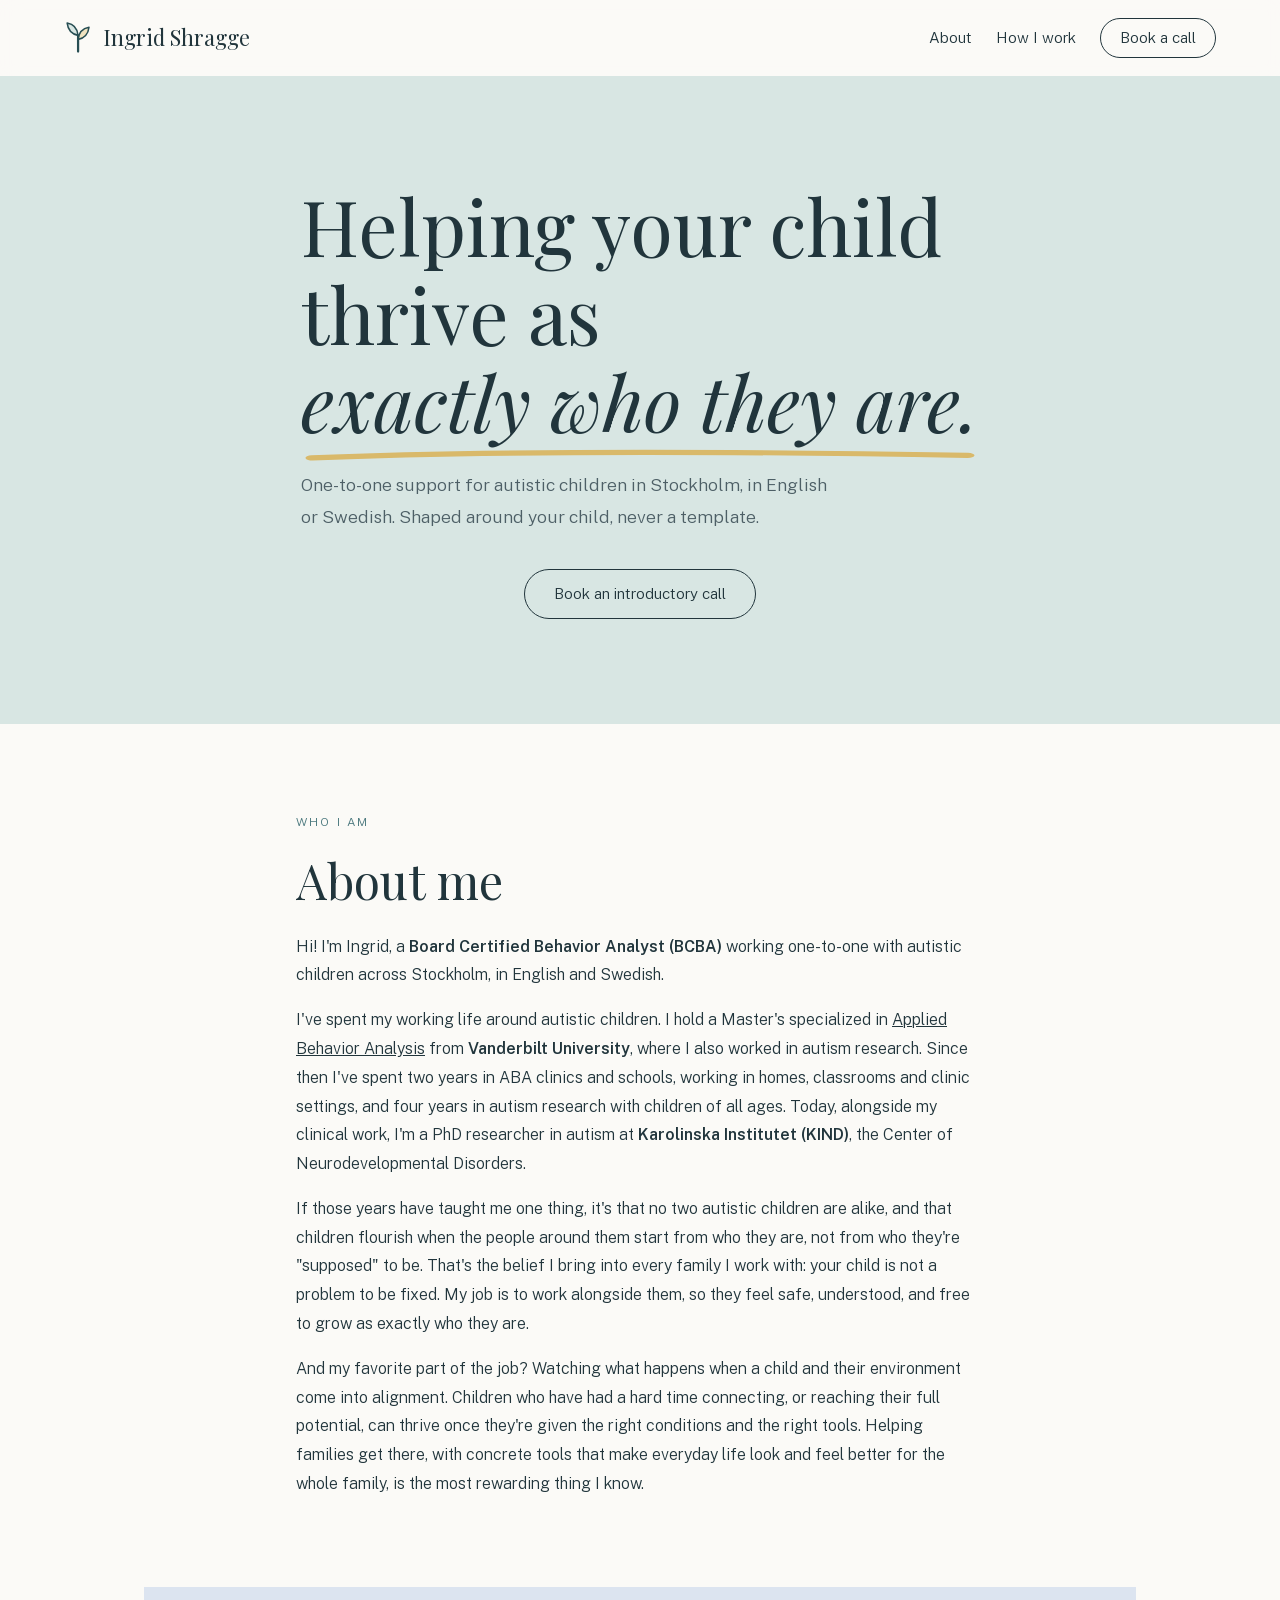
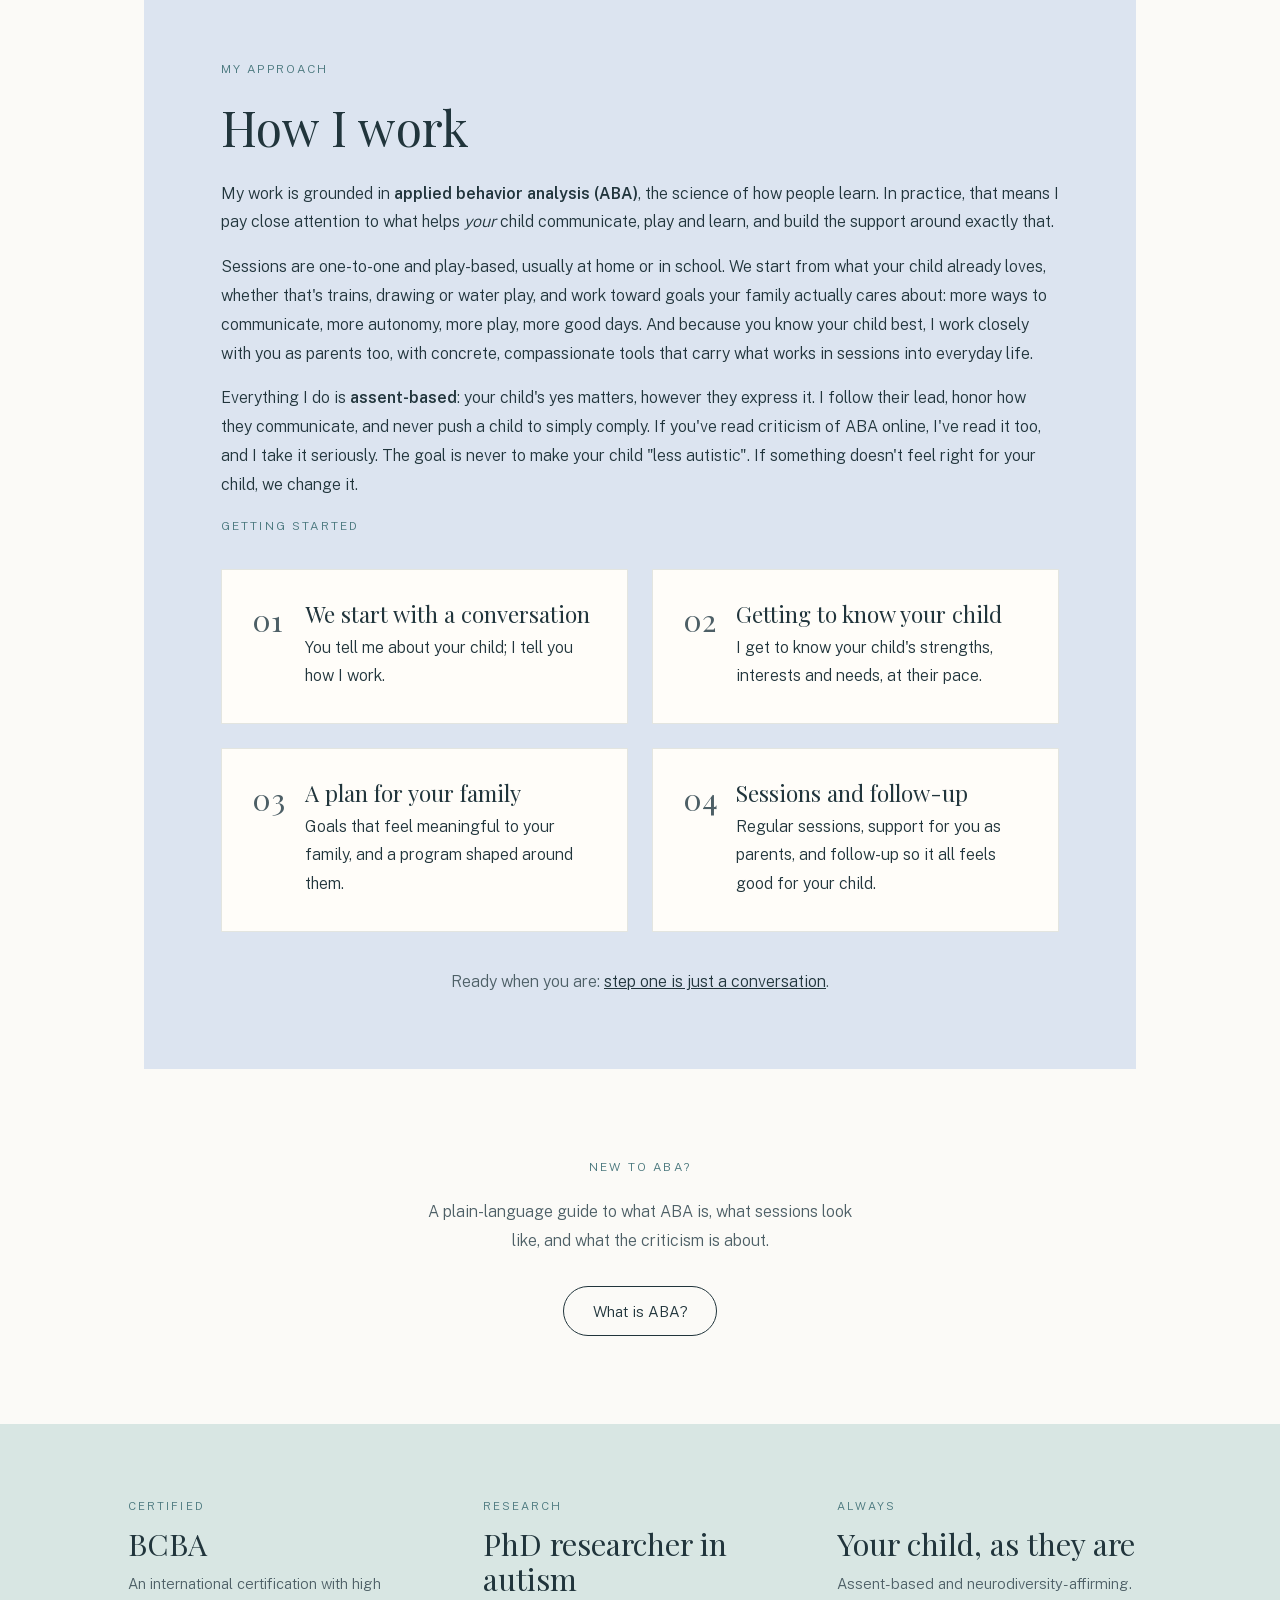
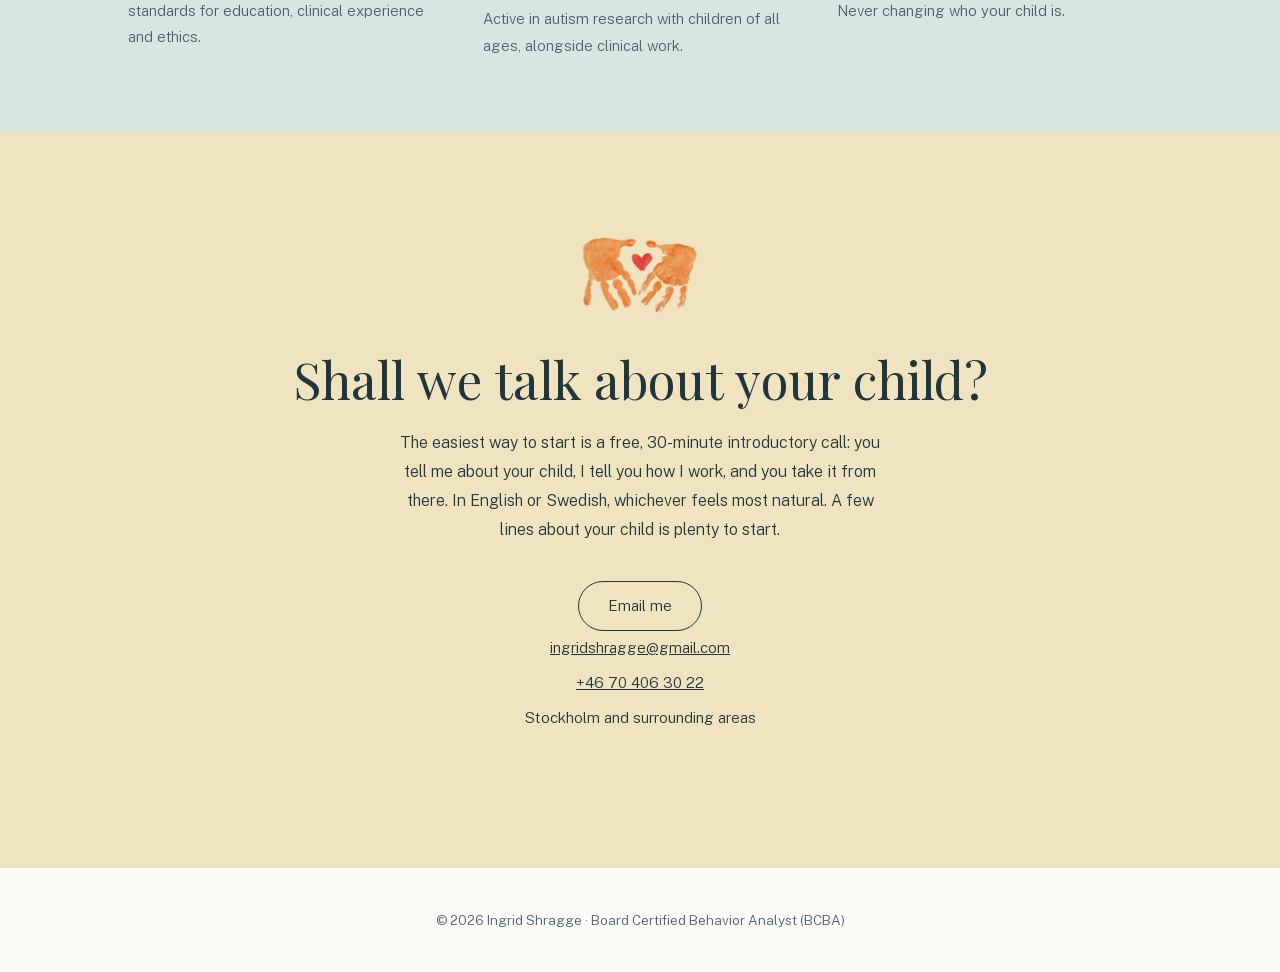
<file: index.html>
<!doctype html>
<html lang="en">
<head>
  <meta charset="utf-8">
  <meta name="viewport" content="width=device-width, initial-scale=1">
  <title>Ingrid Shragge · Behavior Support for Autistic Children in Stockholm</title>
  <meta name="description" content="Neurodiversity-affirming, one-to-one behavioral support (ABA) for autistic children in Stockholm, plus parent coaching. Board Certified Behavior Analyst (BCBA) and PhD researcher in autism. Free introductory call in English or Swedish.">
  <meta name="theme-color" content="#d8e6e3">

  <link rel="icon" href="img/favicon.svg" type="image/svg+xml">
  <link rel="icon" href="img/favicon-32.png" sizes="32x32" type="image/png">
  <link rel="apple-touch-icon" href="img/apple-touch-icon.png">

  <!-- Länkdelning (OBS: absoluta URL:er, uppdatera vid domänbyte) -->
  <meta property="og:type" content="website">
  <meta property="og:title" content="Ingrid Shragge · Behavior Support for Autistic Children in Stockholm">
  <meta property="og:description" content="Neurodiversity-affirming, one-to-one support (ABA) for autistic children, plus parent coaching. Free introductory call in English or Swedish.">
  <meta property="og:url" content="https://marclagos-cloud.github.io/hemsida/">
  <meta property="og:image" content="https://marclagos-cloud.github.io/hemsida/img/og-image.jpg">
  <meta property="og:image:width" content="1200">
  <meta property="og:image:height" content="630">
  <meta name="twitter:card" content="summary_large_image">

  <!-- Förladda typsnitten: motverkar layouthopp (CLS) när texten ritas om -->
  <link rel="preload" href="fonts/playfair-display-400.woff2" as="font" type="font/woff2" crossorigin>
  <link rel="preload" href="fonts/playfair-display-400-italic.woff2" as="font" type="font/woff2" crossorigin>
  <link rel="preload" href="fonts/public-sans-vf.woff2" as="font" type="font/woff2" crossorigin>
  <link rel="stylesheet" href="css/style.css?v=10">
</head>
<body>

  <header class="site-header">
    <a class="logo" href="index.html"><svg class="logo-marke" viewBox="0 0 40 46" aria-hidden="true"><path d="M20 42 C20 35 20 28 20 19" fill="none" stroke="#274e53" stroke-width="3.2" stroke-linecap="round"/><path d="M20 19 C11 17 5.5 10.5 4.5 1.5 C13.5 3 19 9.5 20 19 Z" fill="#d8e6e3" stroke="#274e53" stroke-width="2.2" stroke-linejoin="round"/><path d="M20 25 C29 23 34.5 16.5 35.5 7.5 C26.5 9 21 15.5 20 25 Z" fill="#f0e3c0" stroke="#274e53" stroke-width="2.2" stroke-linejoin="round"/></svg>Ingrid Shragge</a>
    <nav>
      <a href="#about">About</a>
      <a href="#how-i-work">How I work</a>
      <a class="knapp knapp-liten" href="#contact">Book a call</a>
    </nav>
  </header>

  <main>
    <section class="hero hero-typo">
      <div class="hero-inre">
        <div class="hero-copy">
          <h1>Helping your child <br>thrive as <br><em class="svep">exactly who they are.</em></h1>
          <p class="hero-text">
            One-to-one support for autistic children in Stockholm,
            in English or Swedish. Shaped around your child,
            never a template.
          </p>
          <a class="knapp" href="#contact">Book an introductory call</a>
        </div>
      </div>
    </section>

    <section id="about" class="sektion">
      <p class="kicker">Who I am</p>
      <h2>About me</h2>
      <p>
        Hi! I'm Ingrid, a <strong>Board Certified Behavior Analyst
        (BCBA)</strong> working one-to-one with autistic children across
        Stockholm, in English and Swedish.
      </p>
      <p>
        I've spent my working life around autistic children. I hold a
        Master's specialized in <a href="what-is-aba.html">Applied Behavior
        Analysis</a> from
        <strong>Vanderbilt University</strong>, where I also worked in autism
        research. Since then I've spent two years in ABA clinics and schools,
        working in homes, classrooms and clinic settings, and four years in
        autism research with children of all ages. Today, alongside my
        clinical work, I'm a PhD researcher in autism at <strong>Karolinska
        Institutet (KIND)</strong>, the Center of Neurodevelopmental
        Disorders.
      </p>
      <p>
        If those years have taught me one thing, it's that no two autistic
        children are alike, and that children flourish when the people
        around them start from who they are, not from who they're "supposed"
        to be. That's the belief I bring into every family I work with: your
        child is not a problem to be fixed. My job is to work alongside them,
        so they feel safe, understood, and free to grow as exactly who they
        are.
      </p>
      <p>
        And my favorite part of the job? Watching what happens when a child
        and their environment come into alignment. Children who have had a
        hard time connecting, or reaching their full potential, can thrive
        once they're given the right conditions and the right tools. Helping
        families get there, with concrete tools that make everyday life look
        and feel better for the whole family, is the most rewarding thing
        I know.
      </p>
    </section>

    <section id="how-i-work" class="sektion">
      <p class="kicker">My approach</p>
      <h2>How I work</h2>
      <p>
        My work is grounded in <strong>applied behavior analysis
        (ABA)</strong>, the science of how people learn. In practice, that
        means I pay close attention to what helps <em>your</em> child
        communicate, play and learn, and build the support around exactly
        that.
      </p>
      <p>
        Sessions are one-to-one and play-based, usually at home or in school.
        We start from what your child already loves, whether that's trains,
        drawing or water play, and work toward goals your family actually
        cares about: more ways to communicate, more autonomy, more play,
        more good days. And because you know your child best, I work closely
        with you as parents too, with concrete, compassionate tools that
        carry what works in sessions into everyday life.
      </p>
      <p>
        Everything I do is <strong>assent-based</strong>: your child's yes
        matters, however they express it. I follow their lead, honor how
        they communicate, and never push a child to simply comply. If you've
        read criticism of ABA online, I've read it too, and I take it
        seriously. The goal is never to make your child "less autistic".
        If something doesn't feel right for your child, we change it.
      </p>
      <p class="kicker steg-kicker">Getting started</p>
      <ol class="steg">
        <li>
          <h3>We start with a conversation</h3>
          <p>You tell me about your child; I tell you how I work.</p>
        </li>
        <li>
          <h3>Getting to know your child</h3>
          <p>I get to know your child's strengths, interests and needs, at their pace.</p>
        </li>
        <li>
          <h3>A plan for your family</h3>
          <p>Goals that feel meaningful to your family, and a program shaped around them.</p>
        </li>
        <li>
          <h3>Sessions and follow-up</h3>
          <p>Regular sessions, support for you as parents, and follow-up so it all feels good for your child.</p>
        </li>
      </ol>
      <p class="steg-cta">Ready when you are: <a href="#contact">step one is just a conversation</a>.</p>
    </section>

    <aside class="aba-banner">
      <p class="kicker">New to ABA?</p>
      <p>
        A plain-language guide to what ABA is, what sessions look like,
        and what the criticism is about.
      </p>
      <a class="knapp" href="what-is-aba.html">What is ABA?</a>
    </aside>

    <section class="fortroende">
      <div class="fortroende-inre">
        <div class="pelare">
          <p class="pelare-rubrik">Certified</p>
          <p class="pelare-stor">BCBA</p>
          <p>An international certification with high standards for education, clinical experience and ethics.</p>
        </div>
        <div class="pelare">
          <p class="pelare-rubrik">Research</p>
          <p class="pelare-stor">PhD researcher in autism</p>
          <p>Active in autism research with children of all ages, alongside clinical work.</p>
        </div>
        <div class="pelare">
          <p class="pelare-rubrik">Always</p>
          <p class="pelare-stor">Your child, as they are</p>
          <p>Assent-based and neurodiversity-affirming. Never changing who your child is.</p>
        </div>
      </div>
    </section>

    <section id="contact" class="slut-cta">
      <div class="slut-cta-inre">
        <img class="kontakt-bild" src="img/handprints.jpg"
             alt="Two orange children's handprints with a small painted heart between them"
             width="1270" height="840" loading="lazy">
        <h2>Shall we talk about your child?</h2>
        <p>
          The easiest way to start is a free, 30-minute introductory call:
          you tell me about your child, I tell you how I work, and you take
          it from there. In English or Swedish, whichever feels most natural.
          A few lines about your child is plenty to start.
        </p>
        <a class="knapp" href="mailto:ingridshragge@gmail.com?subject=Introductory%20call">Email me</a>
        <p class="kontakt-rader">
          <a href="mailto:ingridshragge@gmail.com?subject=Introductory%20call">ingridshragge@gmail.com</a><br>
          <a href="tel:+46704063022">+46 70 406 30 22</a><br>
          Stockholm and surrounding areas
        </p>
      </div>
    </section>
  </main>

  <footer class="site-footer">
    <p>© 2026 Ingrid Shragge · Board Certified Behavior Analyst (BCBA)</p>
  </footer>

  <script src="js/main.js?v=2"></script>
</body>
</html>
</file>
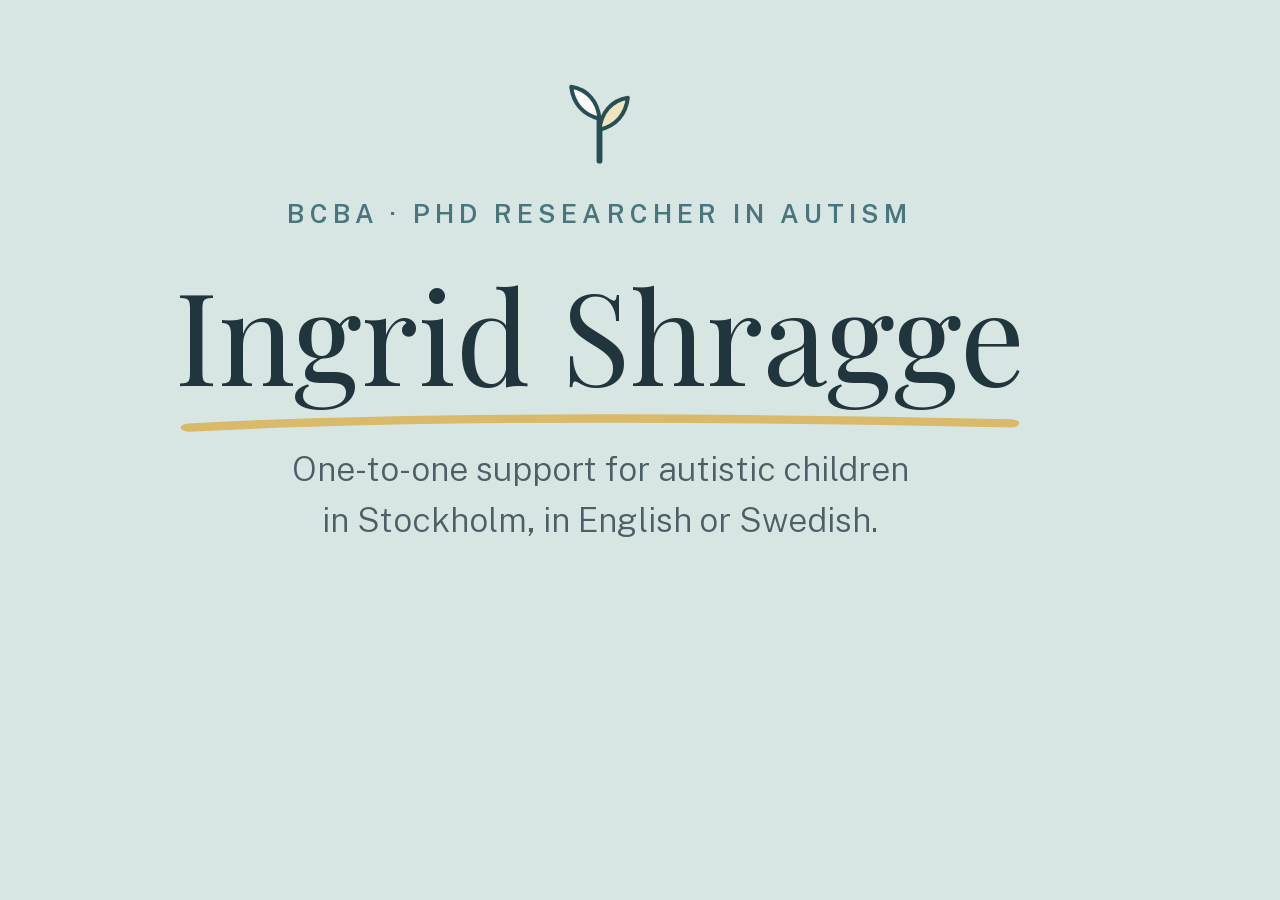
<file: _og-card.html>
<!doctype html>
<html lang="en">
<head>
  <meta charset="utf-8">
  <title>OG-kort (mall för img/og-image.jpg)</title>
  <!--
    Delningskortet: rendera i Chrome med fönstret 1200x630,
    ta skärmdump och spara som img/og-image.jpg (sips till 1200 px bredd,
    jpeg ~75). Typografiskt, i samma stil som heron på index.html.
  -->
  <style>
    @font-face {
      font-family: "Playfair Display";
      font-style: normal; font-weight: 400; font-display: swap;
      src: url("fonts/playfair-display-400.woff2") format("woff2");
    }
    @font-face {
      font-family: "Public Sans";
      font-style: normal; font-weight: 300 600; font-display: swap;
      src: url("fonts/public-sans-vf.woff2") format("woff2");
    }
    * { margin: 0; padding: 0; box-sizing: border-box; }
    body {
      width: 1200px;
      height: 630px;
      background: #d8e6e3;
      color: #21353c;
      font-family: "Public Sans", sans-serif;
      font-weight: 300;
      display: flex;
      align-items: center;
      justify-content: center;
      text-align: center;
      overflow: hidden;
    }
    .kicker {
      text-transform: uppercase;
      letter-spacing: 0.2em;
      font-weight: 600;
      font-size: 26px;
      color: #48767c;
      margin-bottom: 34px;
    }
    h1 {
      font-family: "Playfair Display", Georgia, serif;
      font-weight: 400;
      font-size: 128px;
      line-height: 1.1;
      margin-bottom: 40px;
    }
    .svep {
      background: url("data:image/svg+xml,%3Csvg xmlns='http://www.w3.org/2000/svg' viewBox='0 0 300 20' preserveAspectRatio='none'%3E%3Cpath d='M5 14 C 70 7, 160 5, 295 11' fill='none' stroke='%23d9b96a' stroke-width='6' stroke-linecap='round'/%3E%3C/svg%3E") no-repeat 50% 100% / 100% 0.22em;
      padding-bottom: 0.14em;
    }
    .undertext {
      font-size: 34px;
      line-height: 1.5;
      color: #4d5f66;
      max-width: 760px;
      margin: 0 auto;
    }
    .grodd { height: 84px; width: auto; margin-bottom: 26px; }
  </style>
</head>
<body>
  <div>
    <svg class="grodd" viewBox="0 0 40 46" aria-hidden="true"><path d="M20 42 C20 35 20 28 20 19" fill="none" stroke="#274e53" stroke-width="3.2" stroke-linecap="round"/><path d="M20 19 C11 17 5.5 10.5 4.5 1.5 C13.5 3 19 9.5 20 19 Z" fill="#fbfaf7" stroke="#274e53" stroke-width="2.2" stroke-linejoin="round"/><path d="M20 25 C29 23 34.5 16.5 35.5 7.5 C26.5 9 21 15.5 20 25 Z" fill="#f0e3c0" stroke="#274e53" stroke-width="2.2" stroke-linejoin="round"/></svg>
    <p class="kicker">BCBA · PhD researcher in autism</p>
    <h1><span class="svep">Ingrid Shragge</span></h1>
    <p class="undertext">One-to-one support for autistic children in&nbsp;Stockholm, in English or Swedish.</p>
  </div>
</body>
</html>
</file>
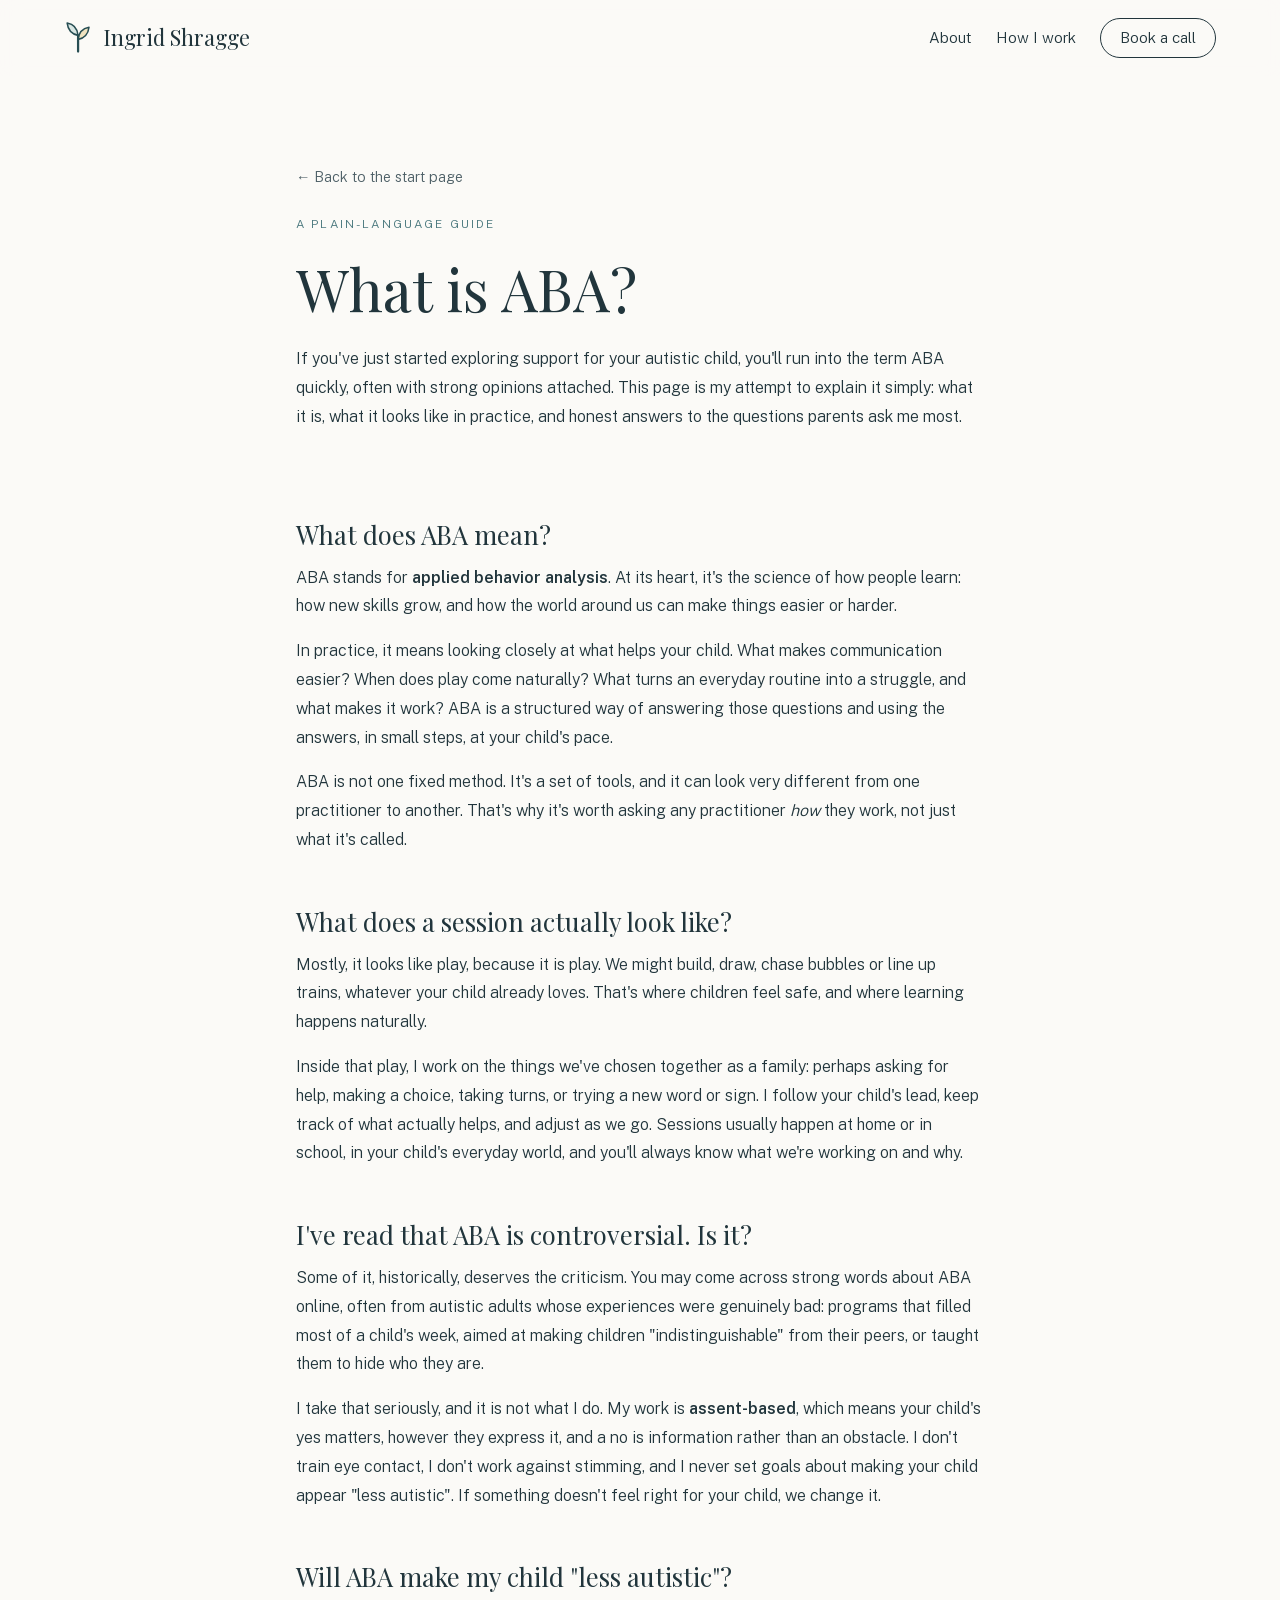
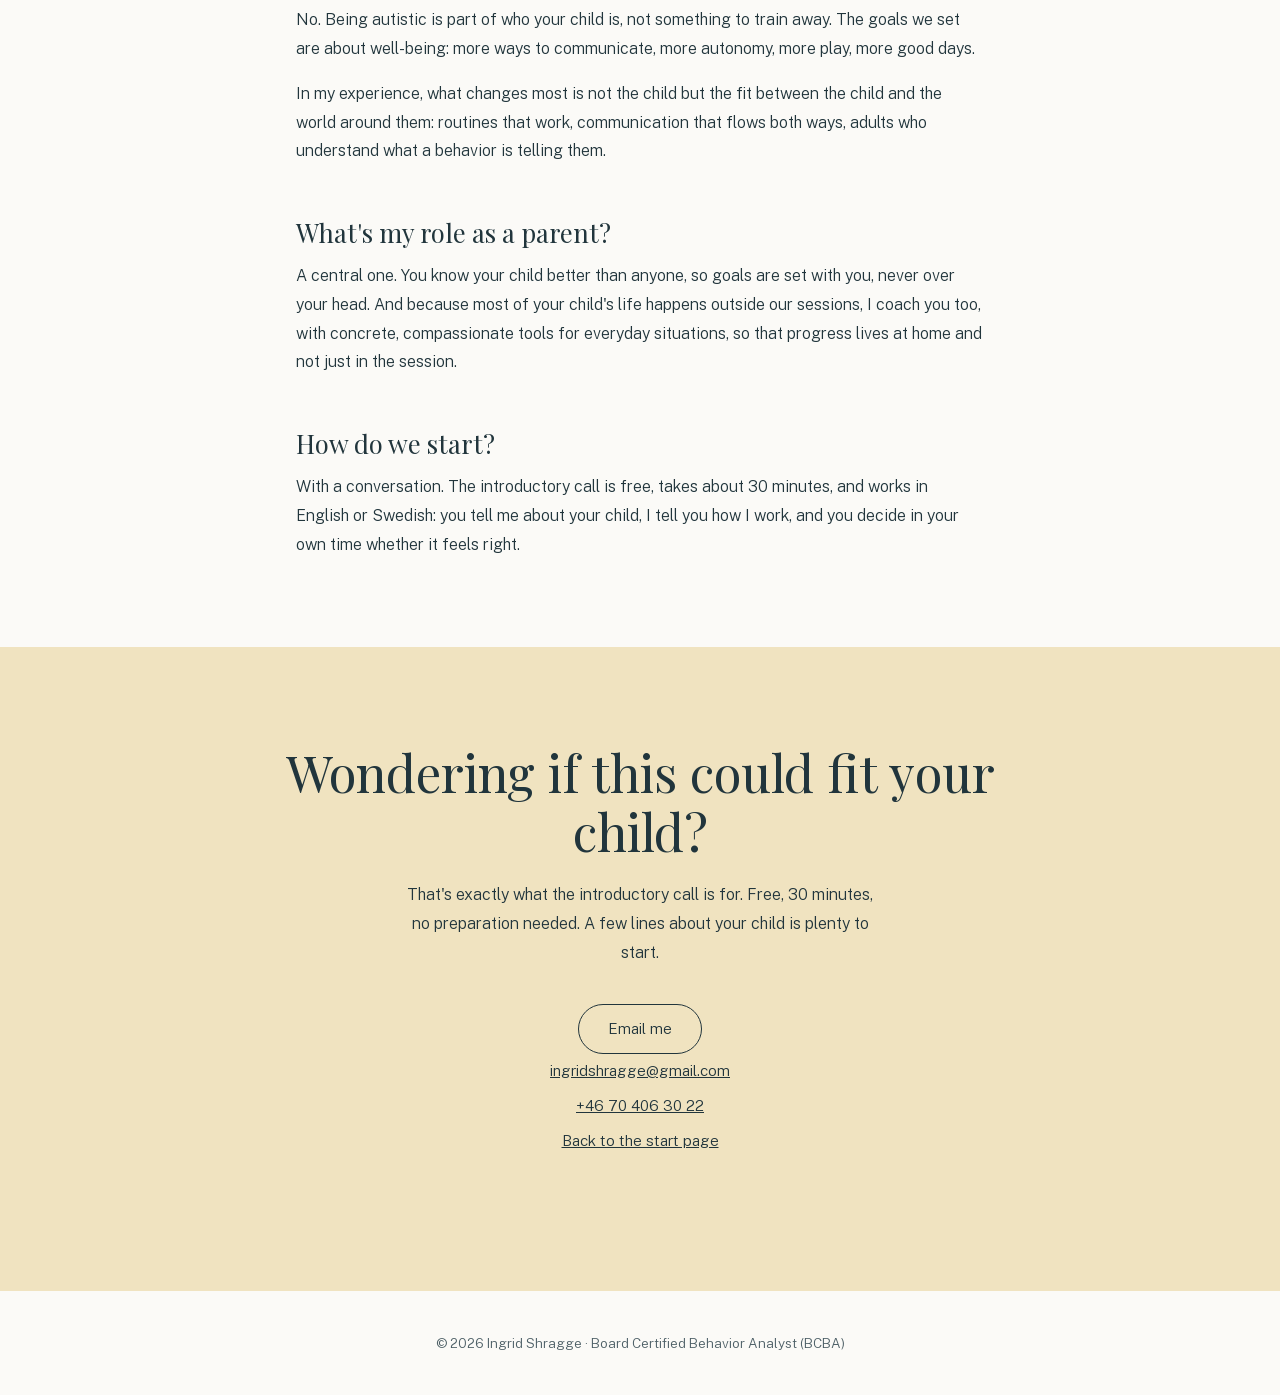
<file: what-is-aba.html>
<!doctype html>
<html lang="en">
<head>
  <meta charset="utf-8">
  <meta name="viewport" content="width=device-width, initial-scale=1">
  <title>What is ABA? A plain-language guide · Ingrid Shragge</title>
  <meta name="description" content="A plain-language introduction to applied behavior analysis (ABA) for parents of autistic children: what it is, what sessions look like, and honest answers about the criticism.">
  <meta name="theme-color" content="#d8e6e3">

  <link rel="icon" href="img/favicon.svg" type="image/svg+xml">
  <link rel="icon" href="img/favicon-32.png" sizes="32x32" type="image/png">
  <link rel="apple-touch-icon" href="img/apple-touch-icon.png">

  <!-- Förladda typsnitten: motverkar layouthopp (CLS) när texten ritas om -->
  <link rel="preload" href="fonts/playfair-display-400.woff2" as="font" type="font/woff2" crossorigin>
  <link rel="preload" href="fonts/playfair-display-400-italic.woff2" as="font" type="font/woff2" crossorigin>
  <link rel="preload" href="fonts/public-sans-vf.woff2" as="font" type="font/woff2" crossorigin>
  <link rel="stylesheet" href="css/style.css?v=10">
</head>
<body>

  <header class="site-header">
    <a class="logo" href="index.html"><svg class="logo-marke" viewBox="0 0 40 46" aria-hidden="true"><path d="M20 42 C20 35 20 28 20 19" fill="none" stroke="#274e53" stroke-width="3.2" stroke-linecap="round"/><path d="M20 19 C11 17 5.5 10.5 4.5 1.5 C13.5 3 19 9.5 20 19 Z" fill="#d8e6e3" stroke="#274e53" stroke-width="2.2" stroke-linejoin="round"/><path d="M20 25 C29 23 34.5 16.5 35.5 7.5 C26.5 9 21 15.5 20 25 Z" fill="#f0e3c0" stroke="#274e53" stroke-width="2.2" stroke-linejoin="round"/></svg>Ingrid Shragge</a>
    <nav>
      <a href="index.html#about">About</a>
      <a href="index.html#how-i-work">How I work</a>
      <a class="knapp knapp-liten" href="index.html#contact">Book a call</a>
    </nav>
  </header>

  <main>
    <section class="sektion undersida-hero">
      <p class="tillbaka"><a href="index.html">&larr; Back to the start page</a></p>
      <p class="kicker">A plain-language guide</p>
      <h1>What is ABA?</h1>
      <p>
        If you've just started exploring support for your autistic child,
        you'll run into the term ABA quickly, often with strong opinions
        attached. This page is my attempt to explain it simply: what it is,
        what it looks like in practice, and honest answers to the questions
        parents ask me most.
      </p>
    </section>

    <section class="sektion fragor">
      <h2>What does ABA mean?</h2>
      <p>
        ABA stands for <strong>applied behavior analysis</strong>. At its
        heart, it's the science of how people learn: how new skills grow,
        and how the world around us can make things easier or harder.
      </p>
      <p>
        In practice, it means looking closely at what helps your child.
        What makes communication easier? When does play come naturally?
        What turns an everyday routine into a struggle, and what makes it
        work? ABA is a structured way of answering those questions and
        using the answers, in small steps, at your child's pace.
      </p>
      <p>
        ABA is not one fixed method. It's a set of tools, and it can look
        very different from one practitioner to another. That's why it's
        worth asking any practitioner <em>how</em> they work, not just
        what it's called.
      </p>

      <h2>What does a session actually look like?</h2>
      <p>
        Mostly, it looks like play, because it is play. We might build,
        draw, chase bubbles or line up trains, whatever your child already
        loves. That's where children feel safe, and where learning happens
        naturally.
      </p>
      <p>
        Inside that play, I work on the things we've chosen together as a
        family: perhaps asking for help, making a choice, taking turns, or
        trying a new word or sign. I follow your child's lead, keep track
        of what actually helps, and adjust as we go. Sessions usually
        happen at home or in school, in your child's everyday world, and
        you'll always know what we're working on and why.
      </p>

      <h2>I've read that ABA is controversial. Is it?</h2>
      <p>
        Some of it, historically, deserves the criticism. You may come
        across strong words about ABA online, often from autistic adults
        whose experiences were genuinely bad: programs that filled most of
        a child's week, aimed at making children "indistinguishable" from
        their peers, or taught them to hide who they are.
      </p>
      <p>
        I take that seriously, and it is not what I do. My work is
        <strong>assent-based</strong>, which means your child's yes
        matters, however they express it, and a no is information rather
        than an obstacle. I don't train eye contact, I don't work against
        stimming, and I never set goals about making your child appear
        "less autistic". If something doesn't feel right for your child,
        we change it.
      </p>

      <h2>Will ABA make my child "less autistic"?</h2>
      <p>
        No. Being autistic is part of who your child is, not something to
        train away. The goals we set are about well-being: more ways to
        communicate, more autonomy, more play, more good days.
      </p>
      <p>
        In my experience, what changes most is not the child but the fit
        between the child and the world around them: routines that work,
        communication that flows both ways, adults who understand what a
        behavior is telling them.
      </p>

      <h2>What's my role as a parent?</h2>
      <p>
        A central one. You know your child better than anyone, so goals
        are set with you, never over your head. And because most of your
        child's life happens outside our sessions, I coach you too, with
        concrete, compassionate tools for everyday situations, so that
        progress lives at home and not just in the session.
      </p>

      <h2>How do we start?</h2>
      <p>
        With a conversation. The introductory call is free, takes about
        30 minutes, and works in English or Swedish: you tell me about
        your child, I tell you how I work, and you decide in your own
        time whether it feels right.
      </p>
    </section>

    <section class="slut-cta">
      <div class="slut-cta-inre">
        <h2>Wondering if this could fit your child?</h2>
        <p>
          That's exactly what the introductory call is for. Free,
          30 minutes, no preparation needed. A few lines about your
          child is plenty to start.
        </p>
        <a class="knapp" href="mailto:ingridshragge@gmail.com?subject=Introductory%20call">Email me</a>
        <p class="kontakt-rader">
          <a href="mailto:ingridshragge@gmail.com?subject=Introductory%20call">ingridshragge@gmail.com</a><br>
          <a href="tel:+46704063022">+46 70 406 30 22</a><br>
          <a href="index.html">Back to the start page</a>
        </p>
      </div>
    </section>
  </main>

  <footer class="site-footer">
    <p>© 2026 Ingrid Shragge · Board Certified Behavior Analyst (BCBA)</p>
  </footer>

  <script src="js/main.js?v=2"></script>
</body>
</html>
</file>
<file: css/style.css>
/* ==================================================
   Designsystem
   Rubriker: Playfair Display 400 (aldrig fet)
   Brödtext: Public Sans 300
   Egen palett: ink + teal + guld + himmelsblå
   ================================================== */

/* Självhostade typsnitt (8/7): inga anrop till Googles servrar,
   bättre för GDPR och laddtid. OFL-licens, se fonts/LÄSMIG.txt.
   public-sans-vf är variabel och täcker vikt 300-600. */
@font-face {
  font-family: "Playfair Display";
  font-style: normal;
  font-weight: 400;
  font-display: swap;
  src: url("../fonts/playfair-display-400.woff2") format("woff2");
}
@font-face {
  font-family: "Playfair Display";
  font-style: italic;
  font-weight: 400;
  font-display: swap;
  src: url("../fonts/playfair-display-400-italic.woff2") format("woff2");
}
@font-face {
  font-family: "Public Sans";
  font-style: normal;
  font-weight: 300 600;
  font-display: swap;
  src: url("../fonts/public-sans-vf.woff2") format("woff2");
}

:root {
  --bg: #fbfaf7;
  --text: #21353c;
  --dov: #4d5f66; /* mörkad 8/7: klarar WCAG AA (4.5:1) även på teal/himmel */
  --teal-mork: #274e53;
  --teal: #d8e6e3;
  --guld: #f0e3c0;
  --himmel: #dce4f0;
  --kant: #e3e5e0;
  --serif: "Playfair Display", Georgia, serif;
  --sans: "Public Sans", -apple-system, "Helvetica Neue", sans-serif;
  --max-bredd: 46rem;
}

* {
  margin: 0;
  padding: 0;
  box-sizing: border-box;
}

html {
  scroll-behavior: smooth;
  scroll-padding-top: 4.5rem;
}

body {
  font-family: var(--sans);
  font-weight: 300;
  background: var(--bg);
  color: var(--text);
  line-height: 1.8;
  overflow-x: hidden;
}

h1, h2, h3, .logo, .pelare-stor {
  font-family: var(--serif);
  font-weight: 400;
  line-height: 1.15;
}

strong {
  font-weight: 600;
}

/* Platshållare: text som ska bytas ut mot riktigt innehåll */
.platshallare {
  background: #fbdfc7;
  border-radius: 3px;
  padding: 0 0.2em;
}

/* --- Mjuk intoning vid scroll (js lägger på .reveal/.syns) --- */

.reveal {
  opacity: 0;
  transform: translateY(28px);
  transition: opacity 0.6s ease, transform 0.6s ease;
}

.reveal.syns {
  opacity: 1;
  transform: translateY(0);
}

@media (prefers-reduced-motion: reduce) {
  html { scroll-behavior: auto; }
  .reveal { opacity: 1; transform: none; transition: none; }
  .steg li { transition: none; }
  .steg li:hover { transform: none; box-shadow: none; }
}

/* --- Header --- */

.site-header {
  position: sticky;
  top: 0;
  z-index: 10;
  display: flex;
  justify-content: space-between;
  align-items: center;
  flex-wrap: wrap;
  gap: 0.5rem;
  padding: 1.1rem clamp(1.5rem, 5vw, 4rem);
  background: rgba(251, 250, 247, 0.85);
  backdrop-filter: blur(10px);
  -webkit-backdrop-filter: blur(10px);
}

.logo {
  font-size: 1.35rem;
  color: var(--text);
  text-decoration: none;
  display: inline-flex;
  align-items: center;
  gap: 0.5em;
}

/* Groddmärket: logga bredvid namnet (Marcs val 8/7, spår A) */
.logo-marke {
  height: 1.5em;
  width: auto;
  flex: none;
  display: block;
}

.site-header nav {
  display: flex;
  align-items: center;
}

.site-header nav a {
  font-size: 0.95rem;
  color: var(--text);
  text-decoration: none;
  margin-left: 1.5rem;
  border-bottom: 1px solid transparent;
  transition: border-color 0.15s ease;
}

.site-header nav a:hover {
  border-bottom-color: var(--text);
}

/* --- Knappar: tunna outline-piller --- */

.knapp {
  display: inline-block;
  font-family: var(--sans);
  font-size: 0.95rem;
  color: var(--text);
  background: transparent;
  border: 1px solid var(--text);
  text-decoration: none;
  padding: 0.65rem 1.8rem;
  border-radius: 300px;
  white-space: nowrap;
  transition: background 0.2s ease, color 0.2s ease, transform 0.2s ease;
}

.knapp:hover {
  background: var(--teal-mork);
  border-color: var(--teal-mork);
  color: var(--bg);
  transform: translateY(-1px);
}

.knapp-liten {
  padding: 0.35rem 1.2rem;
  font-size: 0.9rem;
}

.site-header nav a.knapp-liten {
  border-bottom: none;
  border: 1px solid var(--text);
}

/* --- Kicker (små versala etiketter) --- */

.kicker {
  text-transform: uppercase;
  letter-spacing: 0.18em;
  font-size: 0.75rem;
  color: #48767c;
  margin-bottom: 1.25rem;
}

/* --- Hero: typografisk, stor rubrik med guldsvep under kursiven --- */

.hero {
  background: var(--teal);
  min-height: 72vh;
  display: flex;
  align-items: center;
  padding: clamp(4rem, 9vh, 6rem) clamp(1.5rem, 5vw, 4rem);
}

.hero-inre {
  max-width: 72rem;
  margin: 0 auto;
  display: grid;
  grid-template-columns: minmax(0, 6fr) minmax(0, 6fr);
  align-items: center;
  gap: clamp(2.5rem, 6vw, 5.5rem);
}

.hero h1 {
  font-size: clamp(2.6rem, 5.5vw, 4.4rem);
  margin-bottom: 1.5rem;
}

.hero h1 em {
  font-style: italic;
}

.hero-text {
  font-size: 1.1rem;
  color: var(--dov);
  max-width: 33rem;
  margin: 0 0 2.25rem;
}

/* Typografisk hero (utan bild): copyn får hela bredden och rubriken
   växer ett snäpp. Klassen sitter på sektionen i index.html. */
.hero-typo .hero-inre {
  display: block;
}

.hero-typo h1 {
  font-size: clamp(2.6rem, 6vw, 5.3rem);
}

/* Utan bild centreras CTA-knappen under rubriken */
.hero-typo .knapp {
  display: block;
  width: fit-content;
  margin-inline: auto;
}

/* Guldsvepet under kursiven: handritat penseldrag som inbäddad SVG,
   mörkare guld än --guld för att synas mot ljus teal */
.svep {
  background: url("data:image/svg+xml,%3Csvg xmlns='http://www.w3.org/2000/svg' viewBox='0 0 300 20' preserveAspectRatio='none'%3E%3Cpath d='M5 14 C 70 7, 160 5, 295 11' fill='none' stroke='%23d9b96a' stroke-width='6' stroke-linecap='round'/%3E%3C/svg%3E") no-repeat 50% 100% / 100% 0.22em;
  padding-bottom: 0.14em;
  box-decoration-break: clone;
  -webkit-box-decoration-break: clone;
}

/* --- Sektioner --- */

.sektion {
  max-width: var(--max-bredd);
  margin: 0 auto;
  padding: 5.5rem 1.5rem;
}

.sektion h2 {
  font-size: clamp(2rem, 4.5vw, 3rem);
  margin-bottom: 1.5rem;
}

.sektion p + p {
  margin-top: 1rem;
}

.sektion a {
  color: var(--text);
}

/* --- "New to ABA?"-strip mellan bildbandet och förtroendebandet --- */

.aba-banner {
  max-width: var(--max-bredd);
  margin: 0 auto;
  /* topp-luften ersätter bildbandet som låg här tidigare */
  padding: 5.5rem 1.5rem;
  text-align: center;
}

.aba-banner p:not(.kicker) {
  color: var(--dov);
  max-width: 28rem;
  margin: 0 auto 1.9rem;
}

/* --- Undersidor (t.ex. What is ABA?) --- */

.undersida-hero {
  padding-bottom: 0;
}

/* Tillbaka-länk överst på undersidor: loggan går också hem, men på
   mobilen är headerns textlänkar gömda och alla kan inte konventionen */
.tillbaka {
  margin-bottom: 1.5rem;
  font-size: 0.9rem;
}

.tillbaka a {
  color: var(--dov);
  text-decoration: none;
  border-bottom: 1px solid transparent;
  transition: border-color 0.15s ease;
}

.tillbaka a:hover {
  border-bottom-color: var(--dov);
}

.undersida-hero h1 {
  font-size: clamp(2.4rem, 6vw, 3.6rem);
  margin-bottom: 1.5rem;
}

.fragor h2 {
  font-size: 1.6rem;
  margin: 3.25rem 0 0.9rem;
}

.fragor h2:first-child {
  margin-top: 0;
}

/* --- How I work: panel med färg runt texten, stegen sist --- */

#how-i-work {
  background: var(--himmel);
  max-width: 62rem;
  padding: 4.5rem clamp(2rem, 6vw, 5.5rem);
}

.steg-kicker {
  margin-top: 3.25rem;
}

.steg {
  list-style: none;
  counter-reset: steg;
  margin-top: 2rem;
  display: grid;
  grid-template-columns: repeat(auto-fit, minmax(min(20rem, 100%), 1fr));
  gap: 1.5rem;
}

.steg li {
  counter-increment: steg;
  position: relative;
  background: #fffdf9;
  border: 1px solid var(--kant);
  padding: 2rem 2rem 2rem 5.2rem;
  transition: transform 0.25s ease, box-shadow 0.25s ease;
}

.steg li:hover {
  transform: translateY(-4px);
  box-shadow: 0 14px 28px rgba(33, 53, 60, 0.1);
}

.steg li::before {
  content: counter(steg, decimal-leading-zero);
  position: absolute;
  left: 1.9rem;
  top: 2.15rem;
  font-family: var(--serif);
  font-size: 1.9rem;
  line-height: 1;
  color: var(--dov);
}

.steg h3 {
  font-size: 1.4rem;
  margin-bottom: 0.35rem;
}

/* Diskret väg till kontakt direkt efter stegen (kundrese-fix 8/7) */
.steg-cta {
  margin-top: 2.25rem;
  text-align: center;
  color: var(--dov);
}

/* --- Förtroendepelare (ljus teal-band) --- */

.fortroende {
  background: var(--teal);
  color: var(--text);
}

.fortroende-inre {
  max-width: 72rem;
  margin: 0 auto;
  padding: 4.5rem clamp(1.5rem, 5vw, 4rem);
  display: grid;
  grid-template-columns: repeat(auto-fit, minmax(15rem, 1fr));
  gap: 2.5rem;
}

.pelare-rubrik {
  text-transform: uppercase;
  letter-spacing: 0.18em;
  font-size: 0.72rem;
  color: #48767c;
  margin-bottom: 0.6rem;
}

.pelare-stor {
  font-size: 1.9rem;
  margin-bottom: 0.6rem;
}

.pelare p:last-child {
  color: var(--dov);
  font-size: 0.92rem;
}

/* --- Slut-CTA (guldblock) --- */

.slut-cta {
  background: var(--guld);
  text-align: center;
  padding: 6rem 1.5rem;
}

.slut-cta-inre {
  max-width: var(--max-bredd);
  margin: 0 auto;
}

/* Handavtrycken: vit bakgrund smälter in i guldet via multiply */
.kontakt-bild {
  display: block;
  width: 9rem;
  height: auto;
  margin: 0 auto 1.75rem;
  mix-blend-mode: multiply;
}

.slut-cta h2 {
  font-size: clamp(2.1rem, 5vw, 3.2rem);
  margin-bottom: 1.25rem;
}

.slut-cta-inre > p {
  max-width: 30rem;
  margin: 0 auto 2.25rem;
}

.slut-cta a {
  color: var(--text);
}

.kontakt-rader {
  margin-top: 2.5rem;
  line-height: 2.3;
  font-size: 0.95rem;
}

/* --- Footer --- */

.site-footer {
  padding: 2.5rem 1.5rem;
  text-align: center;
  color: var(--dov);
  font-size: 0.85rem;
}

/* ==================================================
   Mobil — majoriteten av trafiken. Testa alltid här.
   ================================================== */

@media (max-width: 44rem) {
  /* Header: en rad — logga + boka-knapp, textlänkarna göms */
  .site-header {
    flex-wrap: nowrap;
    padding: 0.85rem 1.25rem;
  }
  .site-header nav a:not(.knapp-liten) {
    display: none;
  }

  html {
    scroll-padding-top: 4rem;
  }

  /* Hero: text centrerad, fotot i båge under */
  .hero {
    min-height: 0;
    padding: 3.5rem 1.25rem 4rem;
    text-align: center;
  }
  .hero-inre {
    grid-template-columns: 1fr;
    gap: 2.5rem;
  }
  .hero h1 {
    font-size: 2.15rem;
  }
  .hero-typo h1 {
    font-size: 2.35rem;
  }
  .hero h1 br {
    display: none;
  }
  .hero-text {
    font-size: 1rem;
    margin: 0 auto 2rem;
  }

  .aba-banner {
    padding: 3.5rem 1.25rem;
  }

  /* Sektioner: mobilanpassad luft */
  .sektion {
    padding: 3.5rem 1.25rem;
  }
  .sektion h2 {
    font-size: 1.9rem;
  }

  #how-i-work {
    margin-inline: 1rem;
    padding: 2.75rem 1.5rem;
  }

  .steg {
    gap: 1rem;
  }
  .steg li {
    padding: 1.4rem 1.25rem 1.4rem 4rem;
  }
  .steg li::before {
    left: 1.2rem;
    top: 1.55rem;
    font-size: 1.5rem;
  }

  .fortroende-inre {
    padding: 3rem 1.5rem;
    gap: 2rem;
  }

  .slut-cta {
    padding: 4rem 1.25rem;
  }
  .kontakt-bild {
    width: 7rem;
    margin-bottom: 1.5rem;
  }
}
</file>
